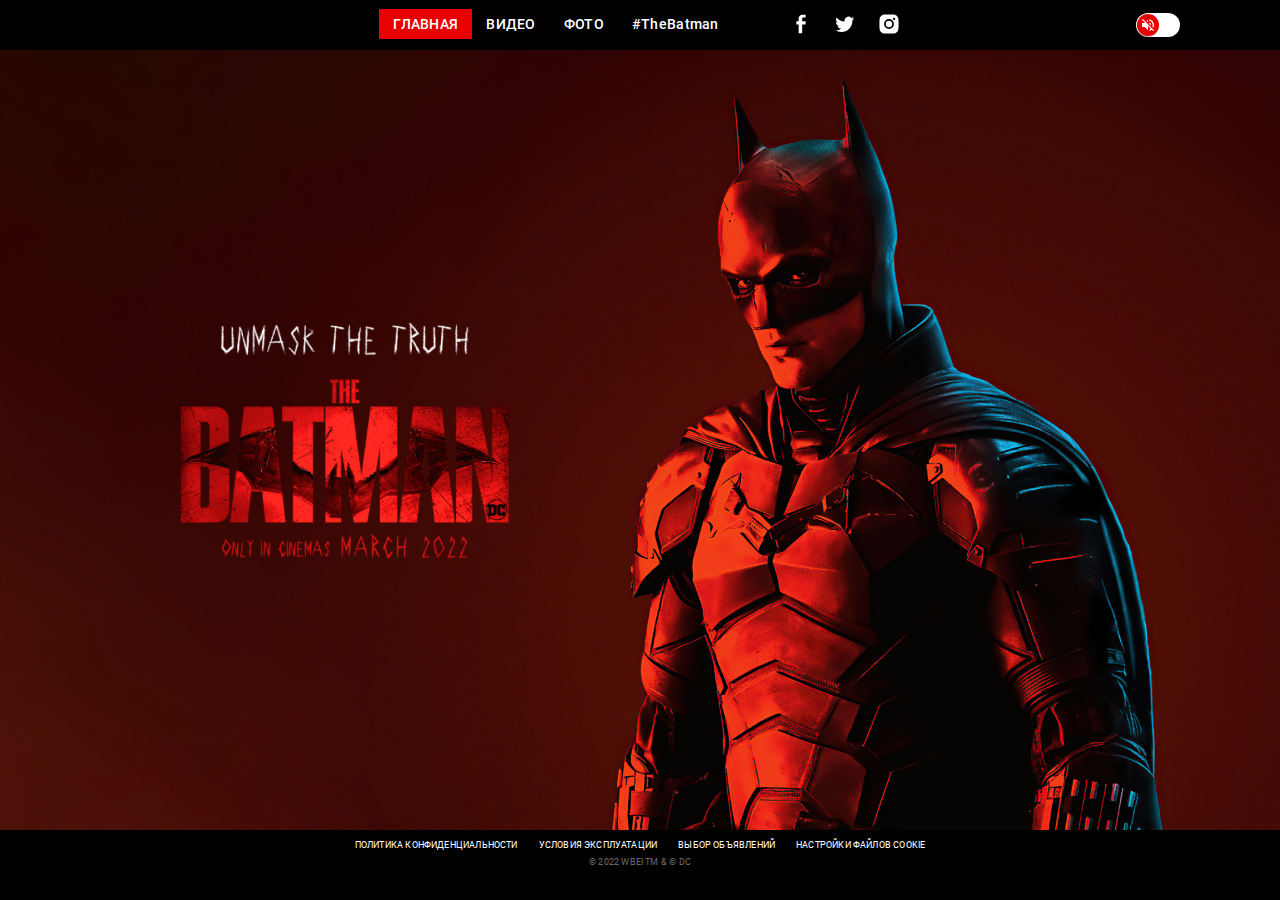
<file: index.html>
<!DOCTYPE html>
<html lang="en">
<head>
    <meta charset="UTF-8">
    <meta http-equiv="X-UA-Compatible" content="IE=edge">
    <meta name="viewport" content="width=device-width, initial-scale=1.0">
    <link rel="preload" href="./fonts/roboto-v29-latin_cyrillic-500.woff2" as="font" type="fonts/woff2" crossorigin/>
    <link rel="preload" href="./fonts/roboto-v29-latin_cyrillic-regular.woff2" as="font" type="fonts/woff2" crossorigin/>

    <link rel="icon" href="./img/Pic1.png" type="image/img">
    <link rel="stylesheet" href="./style/normalize.css"/>
    <link rel="stylesheet" href="./style/style.css"/>
    <title>Batman Promo</title>
</head>
<body>
    <header class="header">
        <button class="header__burger burger"></button>
        <nav class="header__navigation navigation">
            <button class="nav__close"></button>
            <ul class="navigation__list">
                <li class="navigation__item">
                    <a class="navigation__link navigation__link_active">Главная</a>
                </li>
                <li class="navigation__item">
                    <a class="navigation__link" href="video.html">Видео</a>
                </li>
                <li class="navigation__item">
                    <a class="navigation__link" href="photo.html">Фото</a>
                </li>
            </ul>
            <p class="header__hashtag">#TheBatman</p>
            <ul class="social__list">
                <li class="social__item">
                    <a href="#" class="social__link social__link_fb" >
                        <svg width="24" height="24" fill="currentColor" xmlns="http://www.w3.org/2000/svg"><g clip-path="url(#a)"><path d="M9.65 21.6v-9.01H7.2V9.348h2.45v-2.77c0-2.178 1.448-4.177 4.784-4.177 1.35 0 2.35.126 2.35.126l-.08 3.029s-1.018-.01-2.13-.01c-1.202 0-1.395.54-1.395 1.434v2.368H16.8l-.157 3.244h-3.464V21.6H9.651Z" /></g><defs><clipPath id="a"><path transform="translate(7.2 2.4)" d="M0 0h9.6v19.2H0z"/></clipPath></defs>
                        </svg>
                    </a>
                </li>
                <li class="social__item">
                    <a href="#" class="social__link social__link_tw" >
                        <svg width="24" height="24" fill="currentColor" xmlns="http://www.w3.org/2000/svg"><g clip-path="url(#clip0_218_273)"><path d="M21.301 6.521a7.788 7.788 0 0 1-2.233.612 3.898 3.898 0 0 0 1.71-2.152 7.763 7.763 0 0 1-2.47.944 3.89 3.89 0 0 0-6.626 3.547A11.043 11.043 0 0 1 3.666 5.41 3.89 3.89 0 0 0 4.87 10.6a3.88 3.88 0 0 1-1.761-.487v.05a3.89 3.89 0 0 0 3.12 3.814 3.917 3.917 0 0 1-1.757.066 3.891 3.891 0 0 0 3.633 2.7 7.803 7.803 0 0 1-4.83 1.666c-.31 0-.62-.018-.928-.055a11 11 0 0 0 5.96 1.747c7.154 0 11.065-5.925 11.065-11.064 0-.167-.004-.335-.012-.502a7.906 7.906 0 0 0 1.94-2.012l.001-.003Z"/></g></svg>
                    </a>
                </li>
                <li class="social__item">
                    <a href="#" class="social__link social__link_inst" >
                        <svg width="24" height="24" fill="currentColor" xmlns="http://www.w3.org/2000/svg"><g clip-path="url(#clip0_218_278)"><path d="M12 8.81A3.197 3.197 0 0 0 8.81 12 3.197 3.197 0 0 0 12 15.19 3.197 3.197 0 0 0 15.19 12 3.197 3.197 0 0 0 12 8.81ZM21.568 12c0-1.32.012-2.63-.063-3.949-.074-1.531-.423-2.89-1.543-4.01-1.122-1.123-2.48-1.47-4.011-1.544-1.321-.074-2.63-.062-3.949-.062-1.32 0-2.63-.012-3.948.062-1.532.074-2.891.424-4.011 1.544-1.122 1.122-1.47 2.479-1.544 4.01-.074 1.321-.062 2.63-.062 3.949s-.012 2.63.062 3.949c.075 1.531.424 2.89 1.544 4.01 1.122 1.123 2.48 1.47 4.01 1.544 1.322.074 2.63.062 3.95.062 1.32 0 2.63.012 3.948-.062 1.532-.074 2.89-.424 4.01-1.544 1.123-1.122 1.47-2.479 1.544-4.01.077-1.319.063-2.628.063-3.949ZM12 16.908A4.901 4.901 0 0 1 7.092 12 4.901 4.901 0 0 1 12 7.092 4.901 4.901 0 0 1 16.908 12 4.901 4.901 0 0 1 12 16.908Zm5.11-8.87a1.145 1.145 0 0 1-1.147-1.147c0-.634.512-1.146 1.146-1.146a1.145 1.145 0 0 1 .811 1.957 1.146 1.146 0 0 1-.81.335Z"/></g></svg>
                    </a>
                </li>
            </ul>
        </nav>
        <div class="mute">
            <input type="checkbox" id="mute" class="mute__checkbox">
            <label class="mute__label" for="mute">mute</label>
        </div>
    </header>
    <main class="main main__index">
        <img src="./img/Logo.png" alt="Batman logo" class="main__logo logo" width="329" height="235">
    </main>
    <footer class="footer">
        <ul class="footer__list">
            <li class="footer__item">
                <a href="#" class="footer__link">Политика конфиденциальности</a>
            </li>
            <li class="footer__item">
                <a href="#" class="footer__link">Условия эксплуатации</a>
            </li>
            <li class="footer__item">
                <a href="#" class="footer__link">Выбор объявлений</a>
            </li>
            <li class="footer__item">
                <a href="#" class="footer__link">Настройки файлов cookie</a>
            </li>
        </ul>
        <p class="footer_copyright">© 2022 WBEI TM & © DC</p>
    </footer> 
</body>
</html>
</file>
<file: style/style.css>
@font-face {
    font-family: "Roboto";
    font-weight: 400;
    font-display: swap;
    src:local("Roboto"), url('../fonts/roboto-v29-latin_cyrillic-regular.woff2') format(woff2),
    url('../fonts/roboto-v29-latin_cyrillic-regular.woff') format(woff);
}

@font-face {
    font-family: "Roboto";
    font-weight: 500;
    font-display: swap;
    src:local("Roboto"), url('../fonts/roboto-v29-latin_cyrillic-500.woff2') format(woff2),
    url('../fonts/roboto-v29-latin_cyrillic-500.woff') format(woff);
}

html{
    box-sizing: border-box;
}

*,*::after,*::before{
    box-sizing: inherit;
}

body{
    height: 100vh;
    min-width: 320px;
    background-color: #000;
    font-family: 'Roboto',sans-serif;
    color: #fff;
    display: flex;
    justify-content: space-between;
    flex-direction: column;
}

img{
    max-width: 100%;
    min-height: auto;
}

button{
    padding: 0;
    cursor: pointer;
}

a{
    color: inherit;
    text-decoration: none;
}

ul{
    list-style: none;
    margin: 0;
    padding: 0;
}

h1,h2,h3,p{
    margin: 0;
}

.header{
    height: 50px;
    padding-top: 9px;
    padding-bottom: 9px;
    position: relative;
}

.navigation{
    display: flex;
    justify-content: center;
    align-items: center;
    font-weight: 500;
    font-size: 14px;
    line-height: 16px;
    letter-spacing: 0.02em;
}

.navigation__list{
    display: flex;
    text-transform: uppercase;
    margin-right: 14px;
}

.navigation__link{
    padding: 7px 14px;
    display: block;
}

.navigation__link_active{
    background-color: #E90000;
}

.header__hashtag{
    margin-right: 70px;
}

.social__list{
    display: flex;
    gap: 20px;
}

.social__link{
    display: block;
    width: 24px;
    height: 24px;
    transition: color .3s ease-in-out;
    color: #fff;
}

.social__link_fb:hover{
    color:#166fe5;

}

.social__link_tw:hover{
    color:#1DA1F2
}

.social__link_inst:hover{
    color:#8a3ab9;	
}

.burger{
    display:none;
}

.mute{
    position: absolute;
    right: 100px;
    top: 50%;
    transform: translateY(-50%);
    width:44px;
    height: 24px;
    overflow: hidden;
    background-color: #fff;
    border-radius: 30px;
}

.mute__checkbox{
    position: relative;
    width: 100%;
    height: 100%;
    padding: 0;
    margin: 0;
    opacity: 0;
    cursor: pointer;
    z-index: 3;
}

.mute__label::before,
.mute__label::after{
    content: '';
    position: absolute;
    display: block;
    top:1px;
    left: 1px;
    width: 22px;
    height: 22px;
    border-radius: 50%;
    background-color: #E90000;
    box-shadow: 0px 1px 1px rgba(69, 2, 2, 0.3);
    transition: left 0.3s ease-in-out, right 0.3s ease-in-out;
    background-position: center;
    background-repeat:no-repeat ;
}

.mute__label::before{
    background-image: url('../img/volume_off.svg');
}

.mute__label::after{
    background-image: url('../img/volume_up.svg');
    right: -22px;
    left: auto;
}

.mute__checkbox:checked+.mute__label::before{
    left: -22px;
}

.mute__checkbox:checked+.mute__label::after{
    right:1px;
}

.nav__close{
    display:none;
}

.main{
    flex-grow:1;
    position: relative;
}

.main__index{
    display: flex;
    align-items: center;
    background-image: url('../img/bg.jpg');
    background-position: top;
    background-size: cover;
    padding-left: 180px;
}

.logo{
    animation: zoomIn 1s;
}

@keyframes zoomIn {
    from{
        transform: scale3d(0,0,0);
    }
}

.footer{
    height: 70px;
    position: relative;
    z-index: 500;
    padding-top: 10px;
    padding-bottom: 10px;
    display: flex;
    flex-direction: column;
    align-items: center;
    font-size: 9px;
    line-height: 11px;
    letter-spacing: 0.02em;
    text-transform: uppercase;
}

.footer_copyright{
    color: #6A6A6A;
}

.footer__list{
    display: flex;
    gap: 21px;
    margin-bottom: 6px;
}

/* slides */

.slider-main{
    height: 100%;
}

.slider-main__item{
    display: flex;
    align-items: center;
    justify-content: space-between;
}

.pagination{
    padding-left: 20px;
    padding-right: 20px;
    z-index: 400;
    position: absolute;
    bottom: 0;
    left: 0;
    right: 0;
    padding-bottom:15px;
    background-color: #000;
    min-height: 144px;
    padding-top: 12px;
    transform: translateY(calc(100% - 25px));
    transition: transform 0.5s ease-in-out;
}

.pagination_active{
    transform: translateY(0);
}

.pagination__arrow{
    display: block;
    margin: 0px auto 20px;
    width: 0;
    height: 0;
    border-left: 7px solid transparent;
    border-right: 7px solid transparent;
    border-bottom: 6px solid #fff;
    border-top: 6px solid transparent;
    background-color: transparent;
    transition: border-color 0.3s ease-in-out;
}

.pagination_active .pagination__arrow{
    border-bottom: 6px solid transparent ;
    border-top: 6px solid #fff;
}

.pagination__arrow:hover{
    border-bottom-color:red ;
}

.pagination_active .pagination__arrow:hover{
    border-bottom-color:transparent ;
    border-top-color:red ;
}

.slider-thumbs{
    max-width:820px;
}

.slider-thumbs__img{
    max-height: 100px;
    object-fit: cover;
}
/* --- */

/* slider video */
.slider-video{
    width: 100%;
    height: 100%;
    object-fit: contain;
}

.main_slider{
    height: calc(100% - 120px);
    overflow: hidden;
    padding-bottom: 10px;
}

.slider-thumbs__img{
    object-fit: contain;
}
/* -- */

@media(max-width:1024px){
    .mute{
        right: 20px;
    }

    .main__index{
        padding-left: 60px;
    }
}

@media(max-width:768px){
    .header{
        min-height: 50px;
        display: flex;
        align-items: center;
        padding-left: 20px;
        padding-right: 20px;
    }
    .burger{
        display: block;
        width: 20px;
        height: 12px;
        background-color: transparent;
        background-image: url('../img/menu.svg');
        border: none;
    }
    .navigation{
        position: fixed;
        top: 0;
        left: 0;
        width: 240px;
        transform: translateX(-240px);
        background-color: #260707;
        flex-direction: column;
        justify-content: flex-start;
        padding-top: 90px;
        text-align: center;
        align-items: stretch;
        transition: 0.3s ease-in-out;
    }
    .navigation_active{
        transform: translateX(0px);
    }
    .navigation__list{
        flex-direction: column;
        margin-right: 0;
        margin-bottom: 6px;
        gap: 6px;
    }
    .navigation__link{
        padding-top: 12px;
        padding-bottom: 12px;
    }
    .header__hashtag{
        margin-right: 0;
        margin-bottom: 40px;
    }
    .social__list{
        justify-content: center;
    }
    .nav__close{
        display: block;
        position: absolute;
        top: 20px;
        left: 20px;
        width: 16px;
        height: 16px;
        background-image: url('../img/close.svg');
        background-color: transparent;
        border: none;
    }
    .main__index{
        padding-left: 30px;
    }

    .logo{
        width: 230px;
    }
    .footer{
        padding-left: 20px;
        padding-right: 20px;
        text-align: center;
    }
}

@media(max-width:580px){
    .main{
        align-items: flex-end;
        justify-content: center;
        padding-bottom: 64px;
        padding-left: 0;
        background-image: url('../img/bgM.jpg');
    }
    .logo{
        width: 125px;
    }
    .footer{
        height: 50px;
        font-size: 6px;
        line-height: 7px;
    }
    
    .pagination{
        min-height: 80px;
    }
    
    .pagination__arrow{
        margin-bottom: 6px;
    }
}
</file>
